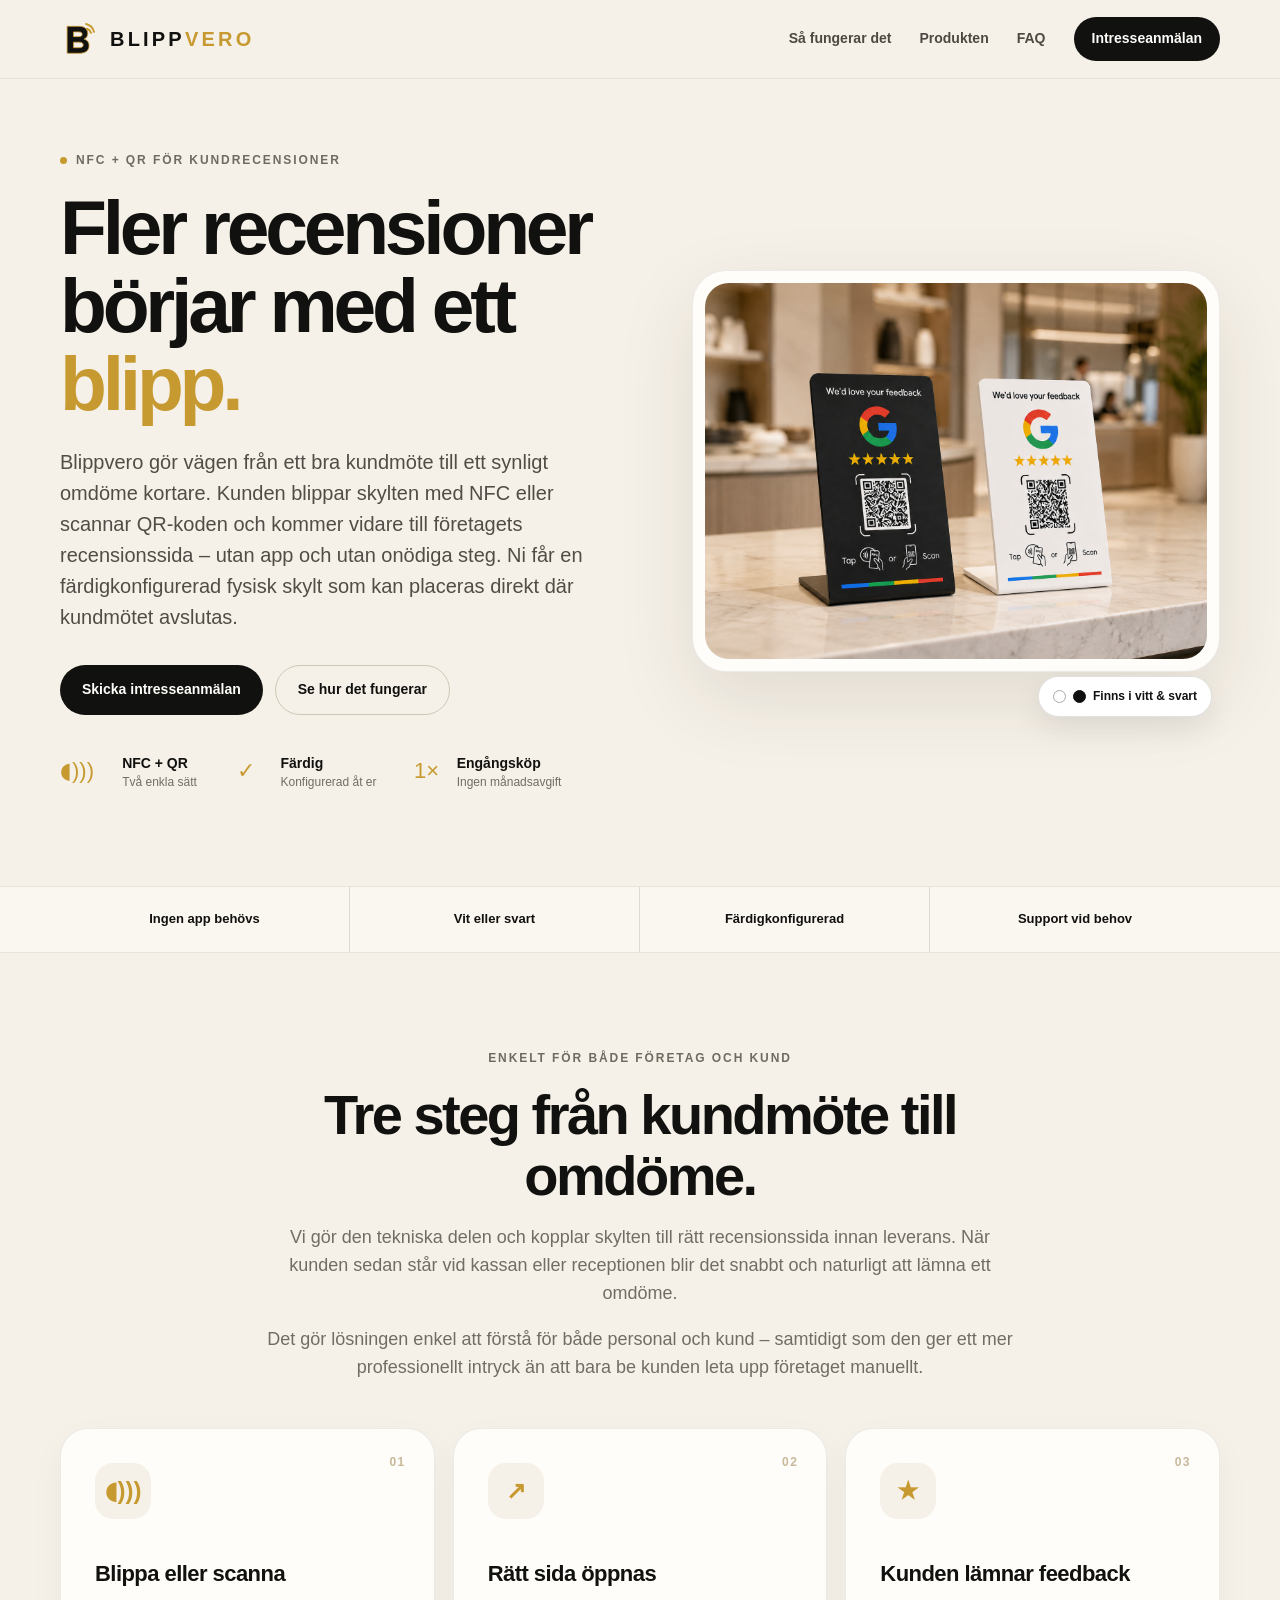
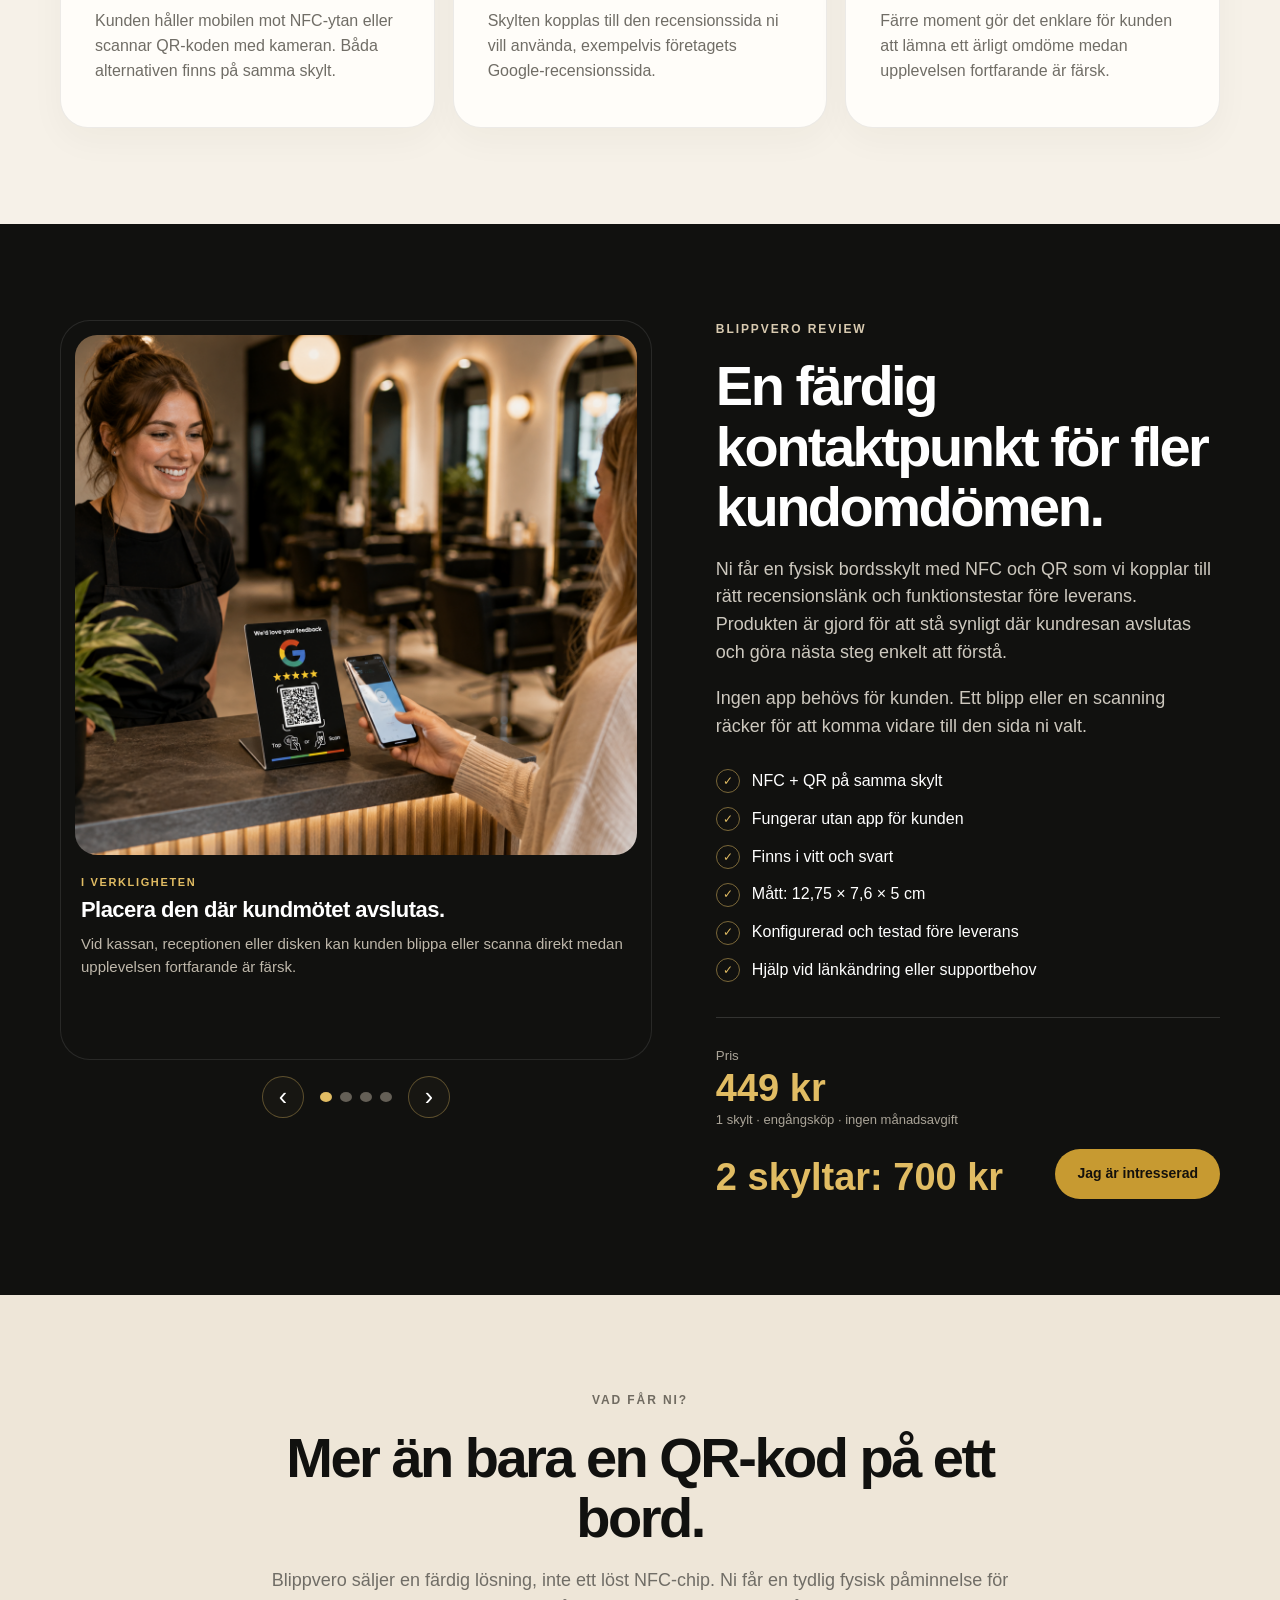
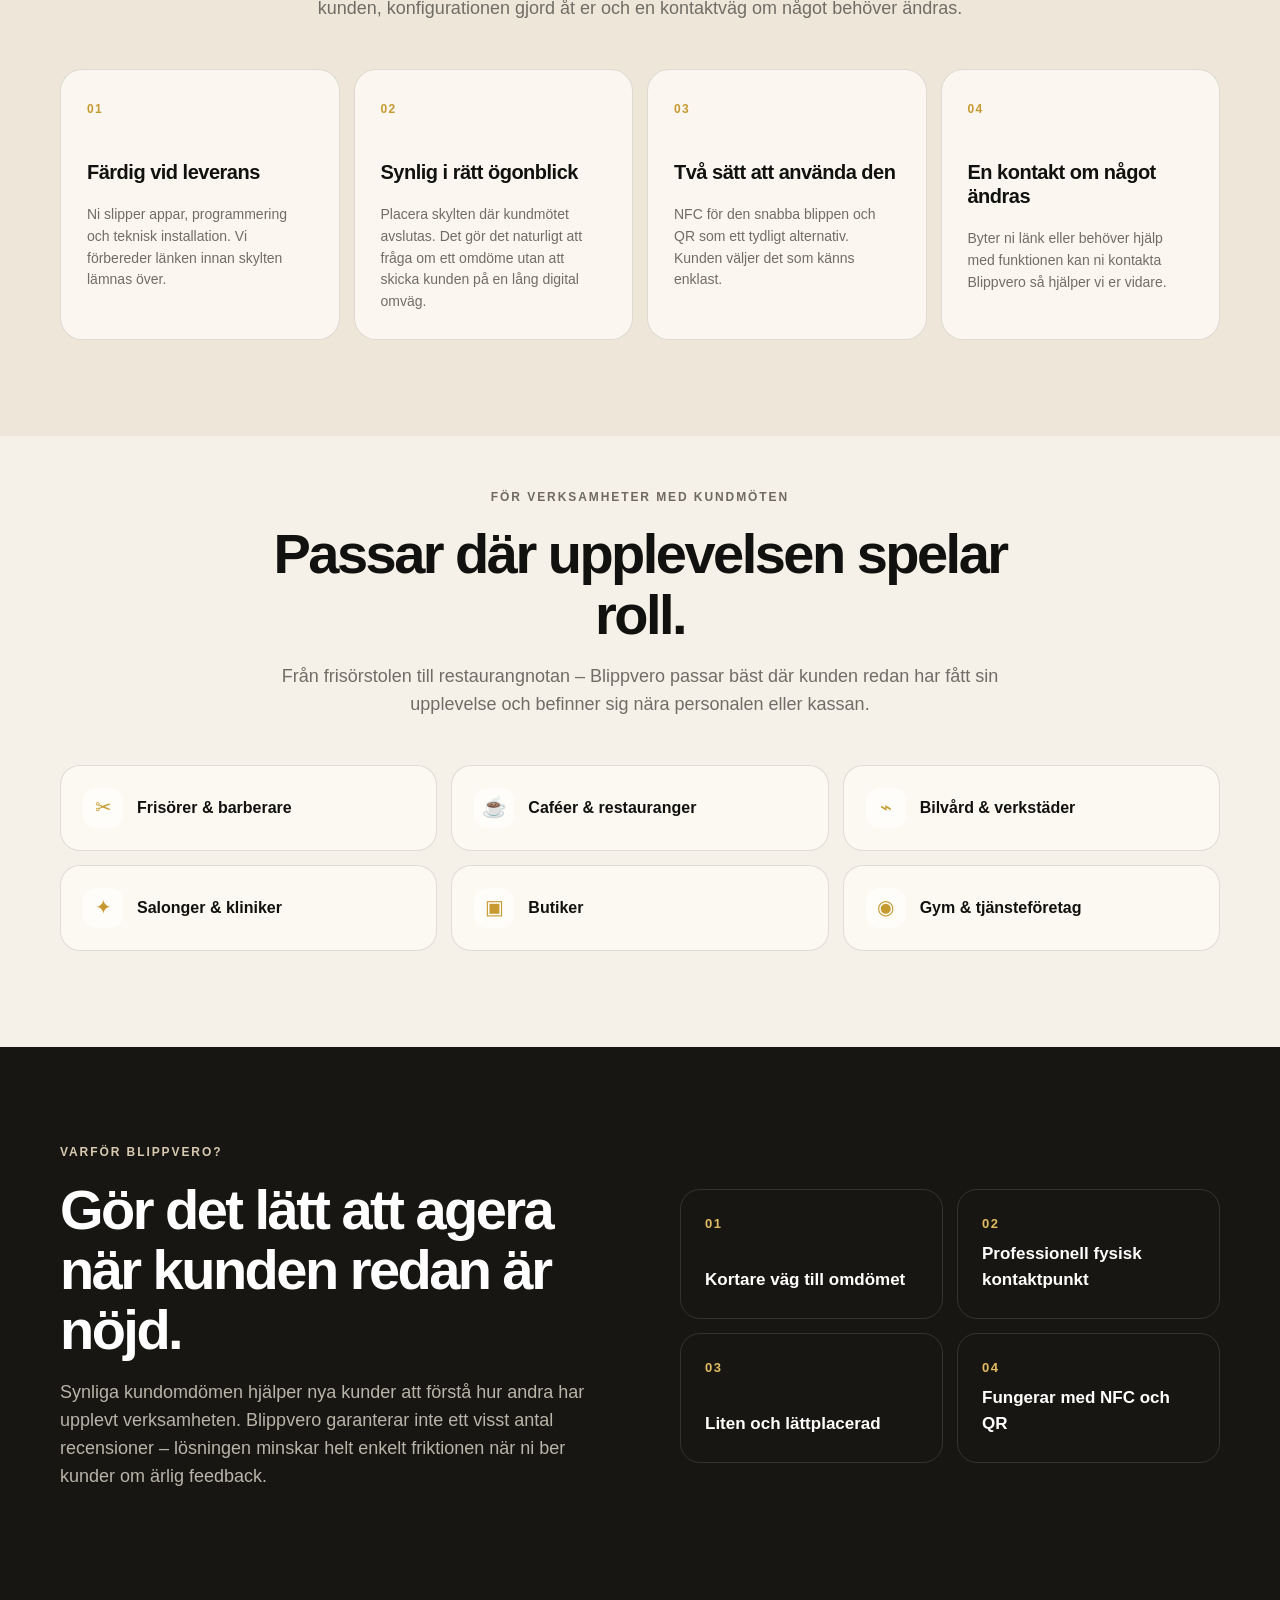
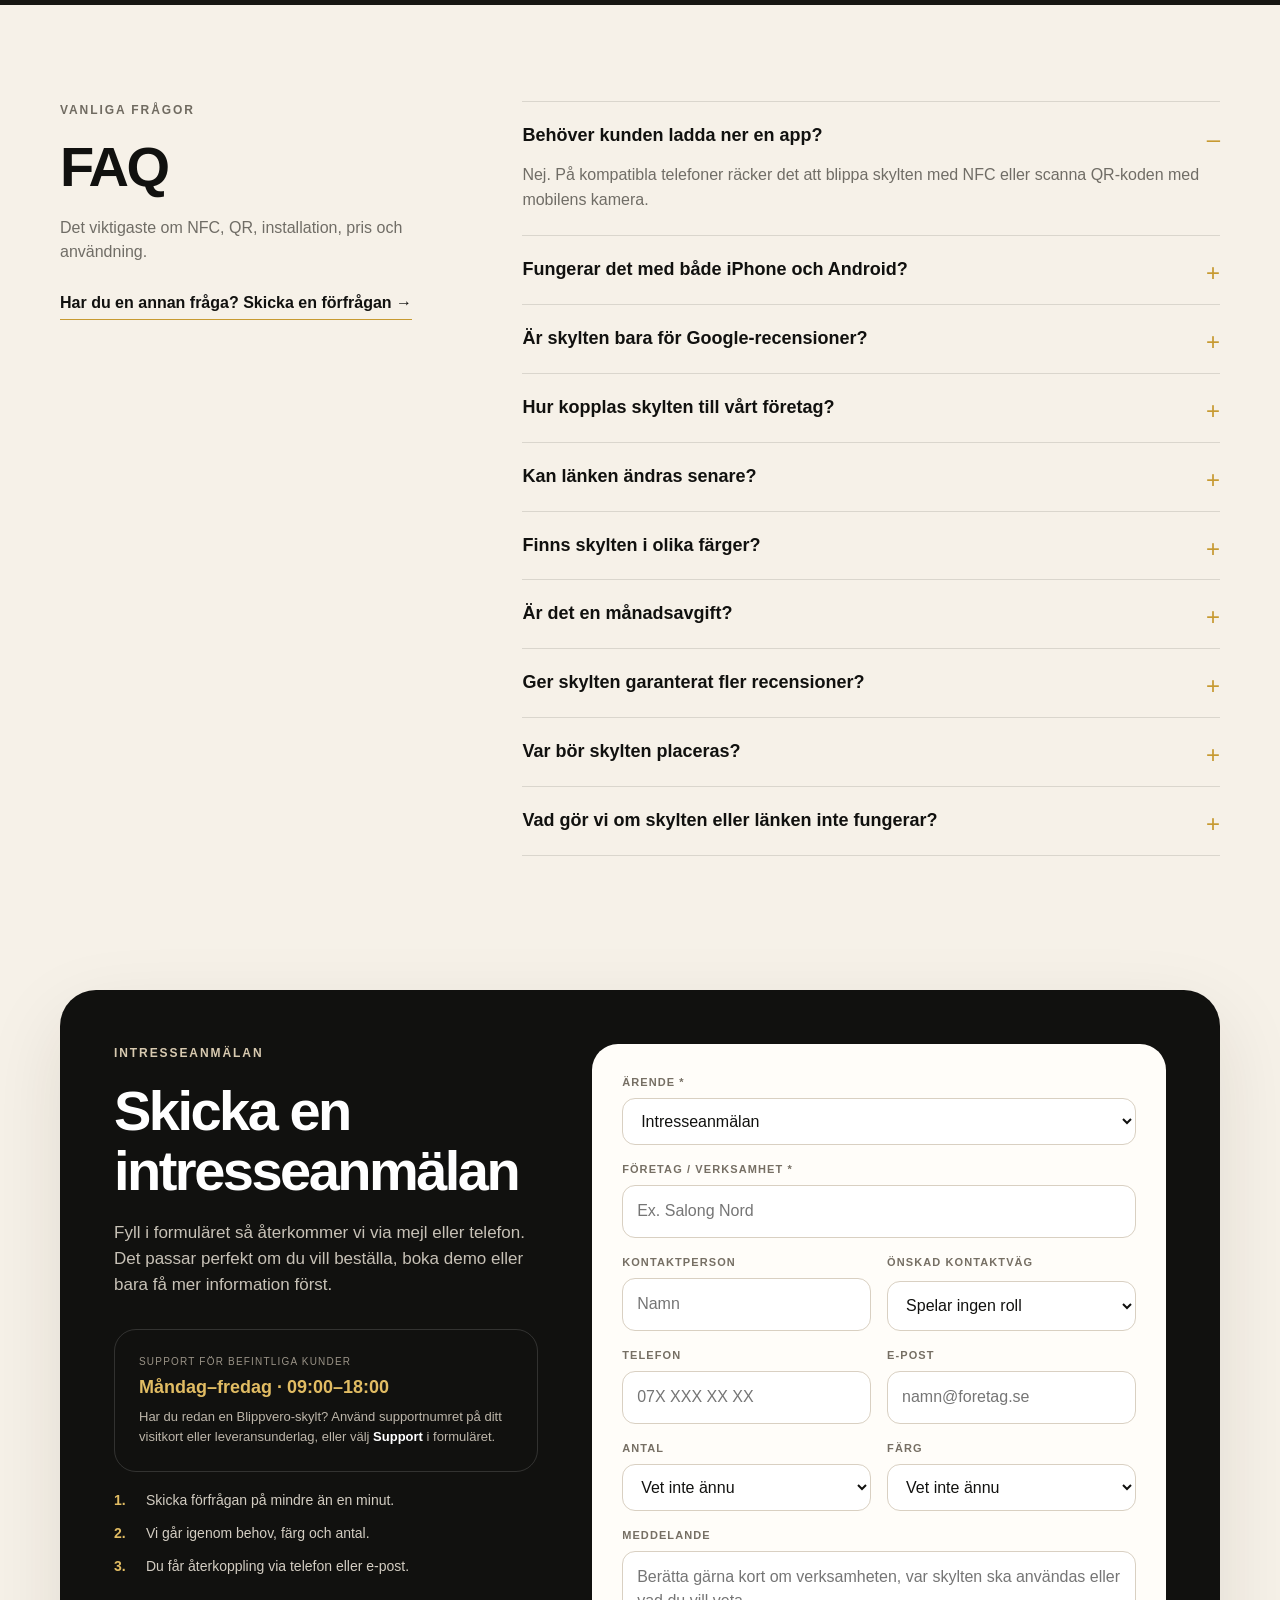
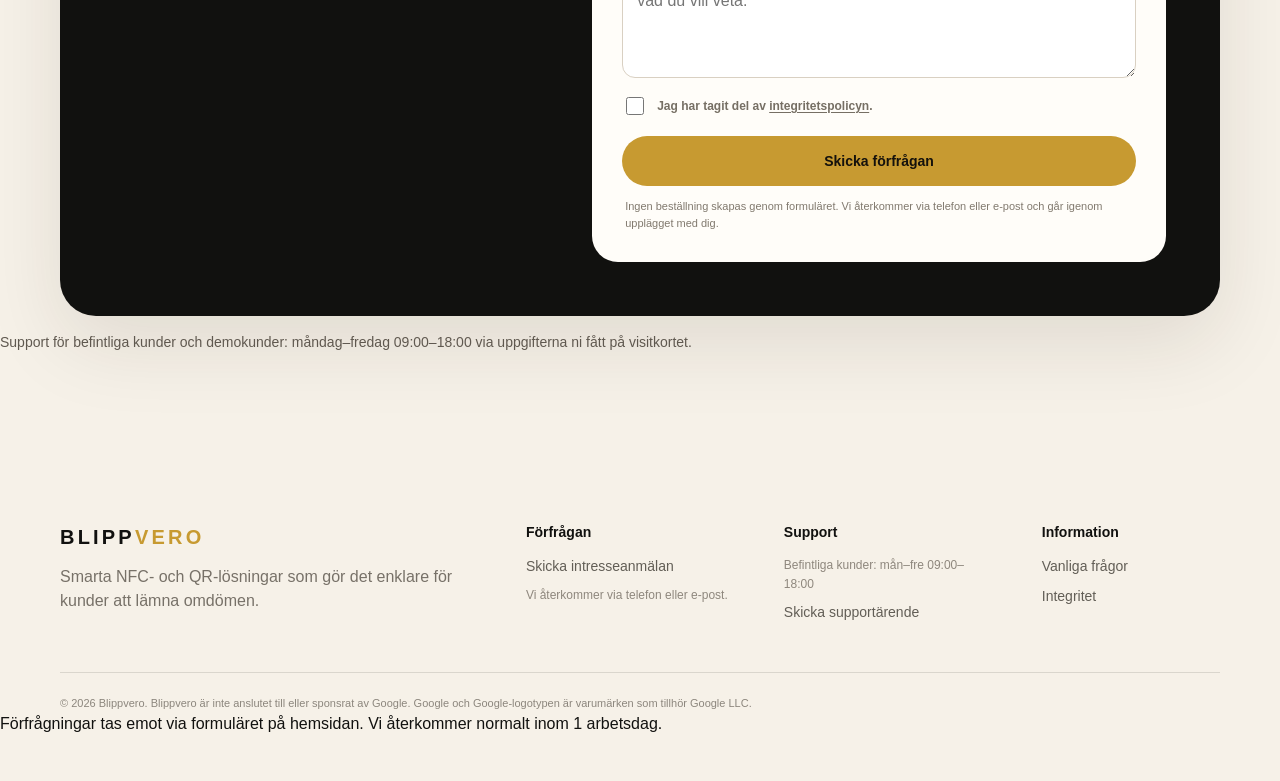
<file: index.html>
<!DOCTYPE html>

<html lang="sv">
<head>
<meta charset="utf-8"/>
<meta content="width=device-width, initial-scale=1" name="viewport"/>
<title>Blippvero – Fler recensioner börjar med ett blipp</title>
<meta content="Blippvero gör det enklare för kunder att lämna recensioner med NFC och QR. Färdigkonfigurerade skyltar i vitt eller svart." name="description"/>
<meta content="#f6f1e8" name="theme-color"/>
<meta content="Blippvero – Fler recensioner börjar med ett blipp" property="og:title"/>
<meta content="Smarta NFC- och QR-skyltar som gör vägen till ett kundomdöme kortare." property="og:description"/>
<meta content="website" property="og:type"/>
<meta content="https://blippvero.se/" property="og:url"/>
<link href="favicon.svg" rel="icon" type="image/svg+xml"/>
<link href="styles.css" rel="stylesheet"/>
</head>
<body>
<header class="site-header">
<div class="container nav-wrap">
<a aria-label="Blippvero startsida" class="brand" href="#top">
<span aria-hidden="true" class="brand-mark">
<svg role="img" viewbox="0 0 48 48"><path d="M9 8h15c7 0 11 3.5 11 9 0 3.3-1.7 5.8-4.6 7.1 4 1.1 6.3 4 6.3 8.1C36.7 39 32 42 24.2 42H9V8Zm8 7v6h7c2.6 0 4-1 4-3s-1.4-3-4-3h-7Zm0 13v7h7.6c3 0 4.7-1.1 4.7-3.5S27.6 28 24.6 28H17Z"></path><path class="wave" d="M33 5c5 1.2 8.8 5 10 10M34 11c2.5.8 4.4 2.7 5.2 5.2" fill="none" stroke-linecap="round" stroke-width="2.5"></path></svg>
</span>
<span class="brand-word">BLIPP<span>VERO</span></span>
</a>
<nav aria-label="Huvudmeny" class="desktop-nav">
<a href="#sa-fungerar-det">Så fungerar det</a>
<a href="#produkt">Produkten</a>
<a href="#faq">FAQ</a>
<a class="nav-cta" href="#kontakt">Intresseanmälan</a>
</nav>
<button aria-expanded="false" aria-label="Öppna meny" class="menu-btn" type="button">☰</button>
</div>
<nav aria-label="Mobilmeny" class="mobile-nav">
<a href="#sa-fungerar-det">Så fungerar det</a>
<a href="#produkt">Produkten</a>
<a href="#faq">FAQ</a>
<a href="#kontakt">Intresseanmälan</a>
</nav>
</header>
<main id="top">
<section class="hero section-pad">
<div class="container hero-grid">
<div class="hero-copy">
<div class="eyebrow"><span class="gold-dot"></span> NFC + QR för kundrecensioner</div>
<h1>Fler recensioner börjar med ett <span class="gold-text">blipp.</span></h1>
<p class="hero-lead">Blippvero gör vägen från ett bra kundmöte till ett synligt omdöme kortare. Kunden blippar skylten med NFC eller scannar QR-koden och kommer vidare till företagets recensionssida – utan app och utan onödiga steg. Ni får en färdigkonfigurerad fysisk skylt som kan placeras direkt där kundmötet avslutas.</p>
<div class="hero-actions">
<a class="btn btn-dark" href="#kontakt">Skicka intresseanmälan</a>
<a class="btn btn-light" href="#sa-fungerar-det">Se hur det fungerar</a>
</div>
<div aria-label="Produktfördelar" class="feature-row">
<div><span class="mini-icon">◖)))</span><b>NFC + QR</b><small>Två enkla sätt</small></div>
<div><span class="mini-icon">✓</span><b>Färdig</b><small>Konfigurerad åt er</small></div>
<div><span class="mini-icon">1×</span><b>Engångsköp</b><small>Ingen månadsavgift</small></div>
</div>
</div>
<div aria-label="Review-skylt i svart och vitt" class="hero-visual">
<div class="visual-glow"></div>
<div class="product-frame">
<img alt="Blippvero Review i svart och vitt på en disk" src="hero-products.png"/>
</div>
<div class="color-pill"><span class="swatch white"></span><span class="swatch black"></span> Finns i vitt &amp; svart</div>
</div>
</div>
</section>
<section class="trust-strip">
<div class="container trust-grid">
<span>Ingen app behövs</span>
<span>Vit eller svart</span>
<span>Färdigkonfigurerad</span>
<span>Support vid behov</span>
</div>
</section>
<section class="section-pad" id="sa-fungerar-det">
<div class="container">
<div class="section-heading centered">
<div class="eyebrow">Enkelt för både företag och kund</div>
<h2>Tre steg från kundmöte till omdöme.</h2>
<p>Vi gör den tekniska delen och kopplar skylten till rätt recensionssida innan leverans. När kunden sedan står vid kassan eller receptionen blir det snabbt och naturligt att lämna ett omdöme.</p><p>Det gör lösningen enkel att förstå för både personal och kund – samtidigt som den ger ett mer professionellt intryck än att bara be kunden leta upp företaget manuellt.</p>
</div>
<div class="steps-grid">
<article class="step-card"><span class="step-no">01</span><div class="step-icon">◖)))</div><h3>Blippa eller scanna</h3><p>Kunden håller mobilen mot NFC-ytan eller scannar QR-koden med kameran. Båda alternativen finns på samma skylt.</p></article>
<article class="step-card"><span class="step-no">02</span><div class="step-icon">↗</div><h3>Rätt sida öppnas</h3><p>Skylten kopplas till den recensionssida ni vill använda, exempelvis företagets Google-recensionssida.</p></article>
<article class="step-card"><span class="step-no">03</span><div class="step-icon">★</div><h3>Kunden lämnar feedback</h3><p>Färre moment gör det enklare för kunden att lämna ett ärligt omdöme medan upplevelsen fortfarande är färsk.</p></article>
</div>
</div>
</section>
<section class="product-section section-pad" id="produkt">
<div class="container product-grid product-grid-v6">
<div class="product-gallery-v6">
<div aria-label="Bildspel för Blippvero Review" class="slider product-slider">
<div class="slides">
<div class="slide active">
<div class="slide-image-wrap lifestyle-slide">
<img alt="Kund använder en svart Blippvero Review-skylt på en frisörsalong" loading="eager" src="slide-salon.png"/>
</div>
<div class="slide-copy">
<span class="slide-kicker">I verkligheten</span>
<h3>Placera den där kundmötet avslutas.</h3>
<p>Vid kassan, receptionen eller disken kan kunden blippa eller scanna direkt medan upplevelsen fortfarande är färsk.</p>
</div>
</div>
<div class="slide">
<div class="slide-image-wrap pair-slide-wrap">
<img alt="Svart och vit Blippvero Review-skylt bredvid varandra" loading="lazy" src="slide-products.png"/>
<div aria-label="Färger på skyltarna" class="pair-labels exact-pair-labels">
<div class="pair-label pair-label-black">
<span class="dot-swatch black"></span>
<div><b>Svart</b><small>Kontrastrik &amp; stilren</small></div>
</div>
<div class="pair-label pair-label-white">
<span class="dot-swatch white"></span>
<div><b>Vit</b><small>Ljus &amp; diskret</small></div>
</div>
</div>
</div>
<div class="slide-copy">
<span class="slide-kicker">Två färger</span>
<h3>Samma funktion – välj uttrycket som passar lokalen.</h3>
<p>Den svarta modellen syns tydligt i ljusa miljöer medan den vita smälter in fint på ljusa diskar och receptioner.</p>
</div>
</div>
<div class="slide dimensions-slide single-dimension-slide">
<figure class="dimension-card dimension-card-full">
<img alt="Vit Blippvero Review-skylt med måtten 12,75 cm hög, 7,6 cm bred och 5 cm djup" loading="lazy" src="dimensions-white.png"/>
<figcaption>
<b>Vit modell</b>
<span>12,75 cm hög · 7,6 cm bred · 5 cm djup</span>
</figcaption>
</figure>
<div class="slide-copy">
<span class="slide-kicker">Mått – vit</span>
<h3>Kompakt nog för disken.</h3>
<p>Tar liten plats men är tillräckligt stor för att QR-koden och NFC-funktionen ska vara enkla att upptäcka.</p>
</div>
</div>
<div class="slide dimensions-slide single-dimension-slide">
<figure class="dimension-card dimension-card-full dark-dimension-card">
<img alt="Svart Blippvero Review-skylt med måtten 12,75 cm hög, 7,6 cm bred och 5 cm djup" loading="lazy" src="dimensions-black.png"/>
<figcaption>
<b>Svart modell</b>
<span>12,75 cm hög · 7,6 cm bred · 5 cm djup</span>
</figcaption>
</figure>
<div class="slide-copy">
<span class="slide-kicker">Mått – svart</span>
<h3>Samma format i svart.</h3>
<p>Den svarta modellen har exakt samma mått och funktion som den vita – endast färgen skiljer.</p>
</div>
</div>
</div>
<div class="slider-controls">
<button aria-label="Föregående bild" class="slider-btn prev" type="button">‹</button>
<div aria-label="Välj bild" class="slider-dots">
<button aria-label="Bild 1" class="dot active" type="button"></button>
<button aria-label="Bild 2" class="dot" type="button"></button>
<button aria-label="Bild 3" class="dot" type="button"></button>
<button aria-label="Bild 4" class="dot" type="button"></button>
</div>
<button aria-label="Nästa bild" class="slider-btn next" type="button">›</button>
</div>
</div>
</div>
<div class="product-copy">
<div class="eyebrow light">Blippvero Review</div>
<h2>En färdig kontaktpunkt för fler kundomdömen.</h2>
<p>Ni får en fysisk bordsskylt med NFC och QR som vi kopplar till rätt recensionslänk och funktionstestar före leverans. Produkten är gjord för att stå synligt där kundresan avslutas och göra nästa steg enkelt att förstå.</p>
<p>Ingen app behövs för kunden. Ett blipp eller en scanning räcker för att komma vidare till den sida ni valt.</p>
<ul class="check-list">
<li><span>✓</span> NFC + QR på samma skylt</li>
<li><span>✓</span> Fungerar utan app för kunden</li>
<li><span>✓</span> Finns i vitt och svart</li>
<li><span>✓</span> Mått: 12,75 × 7,6 × 5 cm</li>
<li><span>✓</span> Konfigurerad och testad före leverans</li>
<li><span>✓</span> Hjälp vid länkändring eller supportbehov</li>
</ul>
<div class="price-box">
<div><small>Pris</small><strong>449 kr</strong><span>1 skylt · engångsköp · ingen månadsavgift</span><br/><strong>2 skyltar: 700 kr</strong></div>
<a class="btn btn-gold" href="#kontakt">Jag är intresserad</a>
</div>
</div>
</div>
</section>
<section class="value-section section-pad">
<div class="container">
<div class="section-heading centered">
<div class="eyebrow">Vad får ni?</div>
<h2>Mer än bara en QR-kod på ett bord.</h2>
<p>Blippvero säljer en färdig lösning, inte ett löst NFC-chip. Ni får en tydlig fysisk påminnelse för kunden, konfigurationen gjord åt er och en kontaktväg om något behöver ändras.</p>
</div>
<div class="value-grid">
<article><span>01</span><h3>Färdig vid leverans</h3><p>Ni slipper appar, programmering och teknisk installation. Vi förbereder länken innan skylten lämnas över.</p></article>
<article><span>02</span><h3>Synlig i rätt ögonblick</h3><p>Placera skylten där kundmötet avslutas. Det gör det naturligt att fråga om ett omdöme utan att skicka kunden på en lång digital omväg.</p></article>
<article><span>03</span><h3>Två sätt att använda den</h3><p>NFC för den snabba blippen och QR som ett tydligt alternativ. Kunden väljer det som känns enklast.</p></article>
<article><span>04</span><h3>En kontakt om något ändras</h3><p>Byter ni länk eller behöver hjälp med funktionen kan ni kontakta Blippvero så hjälper vi er vidare.</p></article>
</div>
</div>
</section>
<section class="use-cases section-pad compact-top">
<div class="container">
<div class="section-heading centered">
<div class="eyebrow">För verksamheter med kundmöten</div>
<h2>Passar där upplevelsen spelar roll.</h2>
<p>Från frisörstolen till restaurangnotan – Blippvero passar bäst där kunden redan har fått sin upplevelse och befinner sig nära personalen eller kassan.</p>
</div>
<div class="case-grid">
<div class="case-card"><span>✂</span><b>Frisörer &amp; barberare</b></div>
<div class="case-card"><span>☕</span><b>Caféer &amp; restauranger</b></div>
<div class="case-card"><span>⌁</span><b>Bilvård &amp; verkstäder</b></div>
<div class="case-card"><span>✦</span><b>Salonger &amp; kliniker</b></div>
<div class="case-card"><span>▣</span><b>Butiker</b></div>
<div class="case-card"><span>◉</span><b>Gym &amp; tjänsteföretag</b></div>
</div>
</div>
</section>
<section class="why-section section-pad">
<div class="container why-grid">
<div>
<div class="eyebrow light">Varför Blippvero?</div>
<h2>Gör det lätt att agera när kunden redan är nöjd.</h2>
<p>Synliga kundomdömen hjälper nya kunder att förstå hur andra har upplevt verksamheten. Blippvero garanterar inte ett visst antal recensioner – lösningen minskar helt enkelt friktionen när ni ber kunder om ärlig feedback.</p>
</div>
<div class="why-cards">
<div><b>01</b><span>Kortare väg till omdömet</span></div>
<div><b>02</b><span>Professionell fysisk kontaktpunkt</span></div>
<div><b>03</b><span>Liten och lättplacerad</span></div>
<div><b>04</b><span>Fungerar med NFC och QR</span></div>
</div>
</div>
</section>
<section class="faq-section section-pad" id="faq">
<div class="container faq-grid">
<div class="faq-intro">
<div class="eyebrow">Vanliga frågor</div>
<h2>FAQ</h2>
<p>Det viktigaste om NFC, QR, installation, pris och användning.</p>
<a class="text-link" href="#kontakt">Har du en annan fråga? Skicka en förfrågan →</a>
</div>
<div class="faq-list">
<details open=""><summary>Behöver kunden ladda ner en app?</summary><p>Nej. På kompatibla telefoner räcker det att blippa skylten med NFC eller scanna QR-koden med mobilens kamera.</p></details>
<details><summary>Fungerar det med både iPhone och Android?</summary><p>Ja, moderna iPhone- och Android-telefoner har normalt stöd för NFC-läsning och QR-skanning. QR-koden fungerar som ett enkelt alternativ om NFC inte används.</p></details>
<details><summary>Är skylten bara för Google-recensioner?</summary><p>Blippvero Review är främst framtagen för recensionssidor, exempelvis Google. Tekniken kan även länka till andra webbadresser och framtida Blippvero-lösningar kan användas för exempelvis menyer, sociala medier och kontaktuppgifter.</p></details>
<details><summary>Hur kopplas skylten till vårt företag?</summary><p>Vi konfigurerar skylten med den webblänk ni vill använda och funktionstestar den före leverans. Ni behöver alltså inte programmera NFC-delen själva.</p></details>
<details><summary>Kan länken ändras senare?</summary><p>Ja. NFC-länken kan programmeras om och QR-destinationen kan hanteras separat vid behov. Kontakta oss så hjälper vi er.</p></details>
<details><summary>Finns skylten i olika färger?</summary><p>Ja. Blippvero Review finns i vitt och svart.</p></details>
<details><summary>Är det en månadsavgift?</summary><p>Nej. Blippvero Review säljs som ett engångsköp utan månadsavgift. Priset är 449 kr för 1 skylt eller 700 kr för 2 skyltar.</p></details>
<details><summary>Ger skylten garanterat fler recensioner?</summary><p>Nej. Antalet recensioner beror på verksamheten och kunderna. Blippvero gör processen enklare genom att ge kunden en tydlig och snabb väg till recensionssidan.</p></details>
<details><summary>Var bör skylten placeras?</summary><p>Placera den där kunden naturligt befinner sig efter tjänsten eller köpet, till exempel vid kassan, receptionen, frisörspegeln eller servicedisken.</p></details>
<details><summary>Vad gör vi om skylten eller länken inte fungerar?</summary><p>Skicka ett supportärende via formuläret nedan. Befintliga kunder som har fått Blippveros supportnummer kan även ringa under supporttid, måndag–fredag 09:00–18:00.</p></details>
</div>
</div>
</section>
<section class="contact-section section-pad" id="kontakt">
<div class="container contact-shell">
<div class="contact-copy">
<div class="eyebrow light">Intresseanmälan</div>
<h2>Skicka en intresseanmälan</h2>
<p>Fyll i formuläret så återkommer vi via mejl eller telefon. Det passar perfekt om du vill beställa, boka demo eller bara få mer information först.</p>
<div class="hours-card support-only">
<small>Support för befintliga kunder</small>
<strong>Måndag–fredag · 09:00–18:00</strong>
<span>Har du redan en Blippvero-skylt? Använd supportnumret på ditt visitkort eller leveransunderlag, eller välj <b>Support</b> i formuläret.</span>
</div>
<div class="contact-points">
<div><b>1.</b><span>Skicka förfrågan på mindre än en minut.</span></div>
<div><b>2.</b><span>Vi går igenom behov, färg och antal.</span></div>
<div><b>3.</b><span>Du får återkoppling via telefon eller e-post.</span></div>
</div>
</div>
<form action="https://api.web3forms.com/submit" class="interest-form" id="interestForm" method="POST">
<input name="access_key" type="hidden" value="65178db5-a5d2-48e9-945c-7182921a689e"/>
<input name="subject" type="hidden" value="Ny Blippvero-förfrågan från hemsidan"/>
<input name="from_name" type="hidden" value="Blippvero hemsida"/>
<input name="redirect" type="hidden" value="https://venividivic1no.github.io/Blippvero/tack.html"/>
<input autocomplete="off" class="hidden-botcheck" name="botcheck" tabindex="-1" type="checkbox"/>





<div class="form-grid">
<label class="full"><span>Ärende *</span><select name="arende" required=""><option value="Intresseanmälan">Intresseanmälan</option><option value="Demo / mer information">Demo / mer information</option><option value="Flera skyltar">Flera skyltar</option><option value="Support">Support – befintlig kund</option></select></label>
<label class="full"><span>Företag / verksamhet *</span><input autocomplete="organization" name="foretag" placeholder="Ex. Salong Nord" required=""/></label>
<label><span>Kontaktperson</span><input autocomplete="name" name="kontaktperson" placeholder="Namn"/></label>
<label><span>Önskad kontaktväg</span><select name="kontaktvag"><option>Spelar ingen roll</option><option>Telefon</option><option>E-post</option></select></label>
<label><span>Telefon</span><input autocomplete="tel" name="telefon" placeholder="07X XXX XX XX" type="tel"/></label>
<label><span>E-post</span><input autocomplete="email" name="email" placeholder="namn@foretag.se" type="email"/></label>
<label><span>Antal</span><select name="antal"><option>Vet inte ännu</option><option>1 skylt</option><option>2–4 skyltar</option><option>5+ skyltar</option></select></label>
<label><span>Färg</span><select name="farg"><option>Vet inte ännu</option><option>Vit</option><option>Svart</option><option>Båda</option></select></label>
<label class="full"><span>Meddelande</span><textarea name="meddelande" placeholder="Berätta gärna kort om verksamheten, var skylten ska användas eller vad du vill veta." rows="4"></textarea></label>
<label class="full privacy-check"><input name="integritet" required="" type="checkbox"/><span>Jag har tagit del av <a href="integritet.html">integritetspolicyn</a>.</span></label>
</div>
<div aria-live="polite" class="form-error" id="formError" role="alert"></div>
<div aria-live="polite" class="form-success" id="formSuccess" role="status"></div>
<button class="btn btn-gold form-submit" type="submit">Skicka förfrågan</button>
<p class="form-note">Ingen beställning skapas genom formuläret. Vi återkommer via telefon eller e-post och går igenom upplägget med dig.</p>
</form>
</div>
<p class="support-note">Support för befintliga kunder och demokunder: måndag–fredag 09:00–18:00 via uppgifterna ni fått på visitkortet.</p></section>
</main>
<footer class="site-footer">
<div class="container footer-grid">
<div class="footer-brand">
<span class="brand-word">BLIPP<span>VERO</span></span>
<p>Smarta NFC- och QR-lösningar som gör det enklare för kunder att lämna omdömen.</p>
</div>
<div><b>Förfrågan</b><a href="#kontakt">Skicka intresseanmälan</a><span class="footer-muted">Vi återkommer via telefon eller e-post.</span></div>
<div><b>Support</b><span class="footer-muted">Befintliga kunder: mån–fre 09:00–18:00</span><a href="#kontakt">Skicka supportärende</a></div>
<div><b>Information</b><a href="#faq">Vanliga frågor</a><a href="integritet.html">Integritet</a></div>
</div>
<div class="container legal">© <span id="year"></span> Blippvero. Blippvero är inte anslutet till eller sponsrat av Google. Google och Google-logotypen är varumärken som tillhör Google LLC.</div>
<p>Förfrågningar tas emot via formuläret på hemsidan. Vi återkommer normalt inom 1 arbetsdag.</p></footer>
<script src="script.js"></script>
</body>
</html>
</file>
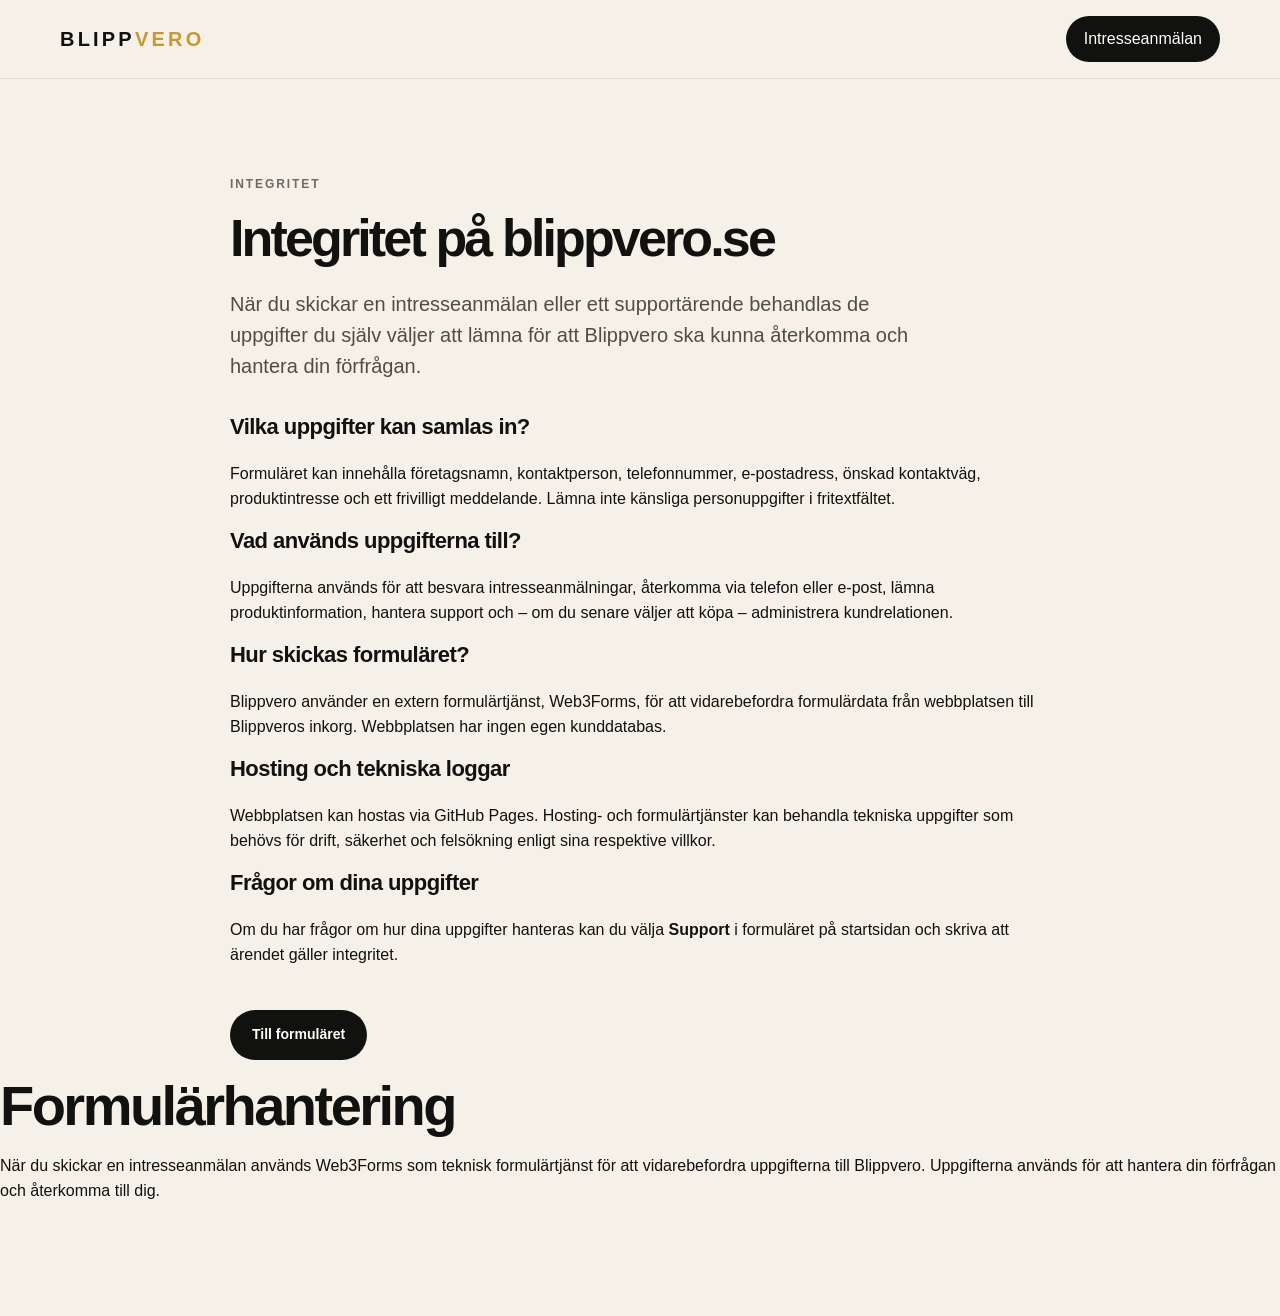
<file: integritet.html>
<!doctype html>
<html lang="sv">
<head>
  <meta charset="utf-8">
  <meta name="viewport" content="width=device-width,initial-scale=1">
  <title>Integritet – Blippvero</title>
  <meta name="description" content="Information om hur Blippvero hanterar uppgifter som lämnas via blippvero.se.">
  <link rel="icon" href="favicon.svg" type="image/svg+xml">
  <link rel="stylesheet" href="styles.css">
</head>
<body>
  <header class="site-header">
    <div class="container nav-wrap">
      <a class="brand" href="index.html"><span class="brand-word">BLIPP<span>VERO</span></span></a>
      <a class="nav-cta" href="index.html#kontakt">Intresseanmälan</a>
    </div>
  </header>
  <main class="section-pad">
    <div class="container" style="max-width:820px">
      <div class="eyebrow">Integritet</div>
      <h1 style="font-size:52px">Integritet på blippvero.se</h1>
      <p class="hero-lead">När du skickar en intresseanmälan eller ett supportärende behandlas de uppgifter du själv väljer att lämna för att Blippvero ska kunna återkomma och hantera din förfrågan.</p>

      <h3>Vilka uppgifter kan samlas in?</h3>
      <p>Formuläret kan innehålla företagsnamn, kontaktperson, telefonnummer, e-postadress, önskad kontaktväg, produktintresse och ett frivilligt meddelande. Lämna inte känsliga personuppgifter i fritextfältet.</p>

      <h3>Vad används uppgifterna till?</h3>
      <p>Uppgifterna används för att besvara intresseanmälningar, återkomma via telefon eller e-post, lämna produktinformation, hantera support och – om du senare väljer att köpa – administrera kundrelationen.</p>

      <h3>Hur skickas formuläret?</h3>
      <p>Blippvero använder en extern formulärtjänst, Web3Forms, för att vidarebefordra formulärdata från webbplatsen till Blippveros inkorg. Webbplatsen har ingen egen kunddatabas.</p>

      <h3>Hosting och tekniska loggar</h3>
      <p>Webbplatsen kan hostas via GitHub Pages. Hosting- och formulärtjänster kan behandla tekniska uppgifter som behövs för drift, säkerhet och felsökning enligt sina respektive villkor.</p>

      <h3>Frågor om dina uppgifter</h3>
      <p>Om du har frågor om hur dina uppgifter hanteras kan du välja <strong>Support</strong> i formuläret på startsidan och skriva att ärendet gäller integritet.</p>

      <p style="margin-top:42px"><a class="btn btn-dark" href="index.html#kontakt">Till formuläret</a></p>
    </div>
  
<section class="legal-card">
<h2>Formulärhantering</h2>
<p>När du skickar en intresseanmälan används Web3Forms som teknisk formulärtjänst för att vidarebefordra uppgifterna till Blippvero. Uppgifterna används för att hantera din förfrågan och återkomma till dig.</p>
</section>
</main>
</body>
</html>
</file>
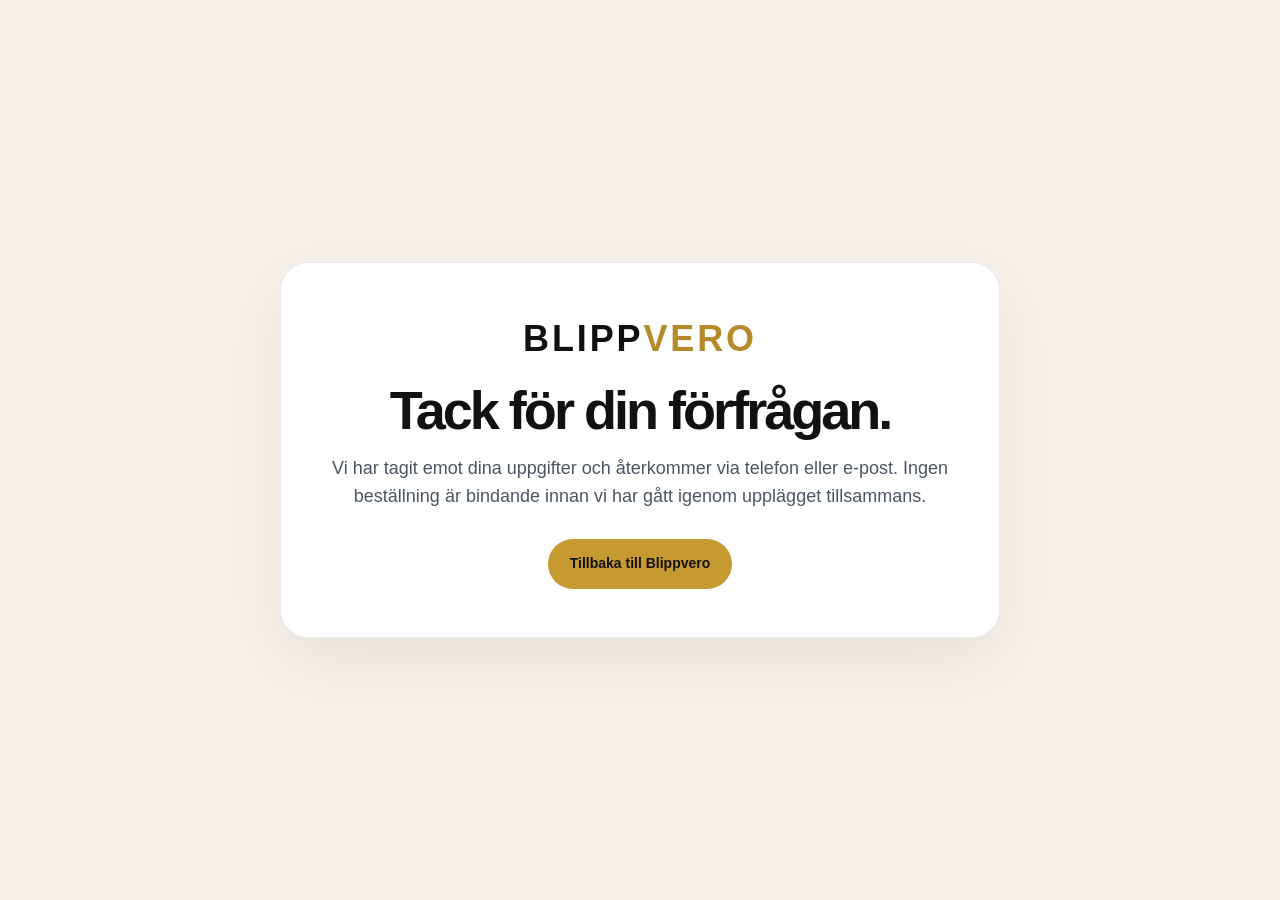
<file: tack.html>
<!doctype html>
<html lang="sv">
<head>
<meta charset="utf-8"><meta name="viewport" content="width=device-width,initial-scale=1">
<title>Tack för din förfrågan | Blippvero</title>
<link rel="stylesheet" href="styles.css">
<link rel="icon" href="favicon.svg" type="image/svg+xml">
</head>
<body>
<main style="min-height:100vh;display:grid;place-items:center;padding:32px;background:#f7f3ea;">
  <section style="max-width:720px;background:#fff;border:1px solid rgba(17,17,17,.08);border-radius:28px;padding:48px;box-shadow:0 22px 70px rgba(17,17,17,.08);text-align:center;">
    <div style="font-size:36px;font-weight:800;letter-spacing:.08em;margin-bottom:16px;">BLIPP<span style="color:#b58a2a;">VERO</span></div>
    <h1 style="font-size:clamp(32px,6vw,54px);margin:0 0 16px;">Tack för din förfrågan.</h1>
    <p style="font-size:18px;line-height:1.6;color:#4b5563;margin:0 auto 28px;">Vi har tagit emot dina uppgifter och återkommer via telefon eller e-post. Ingen beställning är bindande innan vi har gått igenom upplägget tillsammans.</p>
    <a href="index.html" class="btn btn-gold">Tillbaka till Blippvero</a>
  </section>
</main>
</body>
</html>
</file>
<file: styles.css>
:root{
  --ink:#11110f;--ink-2:#24231f;--cream:#f6f1e8;--cream-2:#eee6d8;--white:#fffdf9;
  --gold:#c79a31;--gold-2:#e1bc63;--muted:#706d66;--line:rgba(17,17,15,.12);
  --shadow:0 28px 80px rgba(40,29,10,.10);--radius:28px;--max:1160px;
}
*{box-sizing:border-box}html{scroll-behavior:smooth}body{margin:0;background:var(--cream);color:var(--ink);font-family:Inter,ui-sans-serif,-apple-system,BlinkMacSystemFont,"Segoe UI",sans-serif;line-height:1.55;-webkit-font-smoothing:antialiased}a{color:inherit;text-decoration:none}img{max-width:100%;display:block}.container{width:min(var(--max),calc(100% - 40px));margin-inline:auto}.section-pad{padding:96px 0}.compact-top{padding-top:52px}
.site-header{position:sticky;top:0;z-index:50;background:rgba(246,241,232,.90);backdrop-filter:blur(18px);border-bottom:1px solid rgba(17,17,15,.07)}.nav-wrap{height:78px;display:flex;align-items:center;justify-content:space-between;gap:24px}.brand{display:inline-flex;align-items:center;gap:12px}.brand-mark{width:38px;height:38px;display:inline-grid;place-items:center;color:var(--gold)}.brand-mark svg{width:100%;height:100%;fill:var(--ink);stroke:var(--gold)}.brand-mark .wave{stroke:var(--gold)}.brand-word{font-weight:600;letter-spacing:.16em;font-size:20px;white-space:nowrap}.brand-word span{color:var(--gold)}.desktop-nav{display:flex;align-items:center;gap:28px;font-size:14px;font-weight:600}.desktop-nav>a:not(.nav-cta){color:#4c4943}.nav-cta{background:var(--ink);color:var(--white);padding:11px 18px;border-radius:999px}.menu-btn{display:none;border:0;background:transparent;font-size:27px;color:var(--ink)}.mobile-nav{display:none;padding:0 20px 20px;flex-direction:column;gap:14px;font-weight:650}.mobile-nav.open{display:flex}
.hero{padding-top:72px}.hero-grid{display:grid;grid-template-columns:1.03fr .97fr;align-items:center;gap:72px}.eyebrow{display:flex;align-items:center;gap:9px;text-transform:uppercase;letter-spacing:.16em;font-weight:750;font-size:12px;color:#706b61;margin-bottom:18px}.eyebrow.light{color:#d8cab0}.gold-dot{display:inline-block;width:7px;height:7px;background:var(--gold);border-radius:50%}h1,h2,h3,p{margin-top:0}h1{font-size:clamp(48px,6vw,78px);line-height:1.02;letter-spacing:-.055em;margin-bottom:24px;max-width:720px}h2{font-size:clamp(34px,4.5vw,56px);line-height:1.08;letter-spacing:-.045em;margin-bottom:18px}h3{font-size:22px;line-height:1.2;letter-spacing:-.025em}.gold-text{color:var(--gold)}.hero-lead{font-size:20px;color:#504d47;max-width:680px;margin-bottom:32px}.hero-actions{display:flex;gap:12px;flex-wrap:wrap;margin-bottom:38px}.btn{display:inline-flex;align-items:center;justify-content:center;min-height:50px;padding:0 22px;border-radius:999px;font-weight:750;font-size:14px;transition:transform .2s ease,background .2s ease,border-color .2s ease;border:0;cursor:pointer}.btn:hover{transform:translateY(-2px)}.btn-dark{background:var(--ink);color:var(--white)}.btn-light{background:transparent;border:1px solid #cfc6b7}.btn-gold{background:var(--gold);color:#14110c}.feature-row{display:flex;gap:22px;flex-wrap:wrap}.feature-row>div{display:grid;grid-template-columns:auto auto;column-gap:10px;align-items:center;min-width:155px;max-width:205px}.feature-row .mini-icon{grid-row:1/3;font-size:22px;color:var(--gold)}.feature-row b{font-size:14px}.feature-row small{font-size:12px;color:var(--muted);line-height:1.35}.hero-visual{position:relative;min-height:500px;display:grid;place-items:center}.visual-glow{position:absolute;width:90%;height:70%;background:radial-gradient(circle,rgba(199,154,49,.18),transparent 66%);filter:blur(10px)}.product-frame{position:relative;background:var(--white);border:1px solid rgba(17,17,15,.08);border-radius:34px;padding:12px;box-shadow:var(--shadow);overflow:hidden}.product-frame img{border-radius:24px}.color-pill{position:absolute;bottom:4px;right:8px;background:#fff;border:1px solid var(--line);padding:10px 14px;border-radius:999px;font-size:12px;font-weight:700;box-shadow:0 12px 30px rgba(0,0,0,.08);display:flex;gap:7px;align-items:center}.swatch{width:13px;height:13px;border-radius:50%;border:1px solid #aaa}.swatch.white{background:#fff}.swatch.black{background:#101010;border-color:#101010}
.trust-strip{border-block:1px solid rgba(17,17,15,.08);background:rgba(255,253,249,.45)}.trust-grid{display:grid;grid-template-columns:repeat(4,1fr);text-align:center}.trust-grid span{padding:22px 12px;font-size:13px;font-weight:700;border-right:1px solid var(--line)}.trust-grid span:last-child{border-right:0}.section-heading{max-width:760px;margin-bottom:46px}.section-heading.centered{text-align:center;margin-inline:auto}.section-heading.centered .eyebrow{justify-content:center}.section-heading p{font-size:18px;color:var(--muted)}
.steps-grid{display:grid;grid-template-columns:repeat(3,1fr);gap:18px}.step-card{position:relative;background:var(--white);border:1px solid rgba(17,17,15,.08);border-radius:var(--radius);padding:34px;min-height:300px;box-shadow:0 12px 35px rgba(55,40,14,.04)}.step-no{position:absolute;top:24px;right:28px;color:#c8b89a;font-size:12px;font-weight:800;letter-spacing:.12em}.step-icon{width:56px;height:56px;border-radius:18px;background:var(--cream);display:grid;place-items:center;color:var(--gold);font-weight:900;font-size:24px;margin-bottom:42px}.step-card p{color:var(--muted);margin-bottom:0}
.product-section{background:var(--ink);color:#fff}.product-grid{display:grid;grid-template-columns:.95fr 1.05fr;gap:64px;align-items:center}.product-gallery{display:grid;gap:14px}.product-main{background:#fbf7ef;border-radius:30px;padding:10px;box-shadow:0 28px 80px rgba(0,0,0,.24);overflow:hidden}.product-main img{border-radius:22px;width:100%;height:auto;object-fit:contain}.color-options{display:grid;grid-template-columns:1fr 1fr;gap:12px}
.color-option{display:flex;align-items:center;gap:14px;background:#fbf7ef;border:1px solid rgba(255,255,255,.08);border-radius:18px;padding:15px 16px;color:#171612}
.color-option b{display:block;font-size:14px}
.color-option small{display:block;color:#766f64;font-size:11px;margin-top:2px}
.color-preview{width:42px;height:42px;border-radius:13px;display:block;flex:0 0 auto;box-shadow:inset 0 0 0 1px rgba(17,17,15,.15),0 6px 14px rgba(0,0,0,.08)}
.color-preview-white{background:#fff}
.color-preview-black{background:#111}.image-note{font-size:11px!important;color:#8f897e!important;margin:0 4px}.product-copy p{font-size:18px;color:#cdc8be;max-width:650px}.check-list{list-style:none;padding:0;margin:28px 0 34px;display:grid;gap:13px}.check-list li{display:flex;align-items:center;gap:12px}.check-list span{width:24px;height:24px;border:1px solid rgba(225,188,99,.5);border-radius:50%;display:grid;place-items:center;color:var(--gold-2);font-size:12px}.price-box{border-top:1px solid rgba(255,255,255,.14);padding-top:28px;display:flex;align-items:end;justify-content:space-between;gap:20px}.price-box>div{display:grid}.price-box small{color:#aaa498}.price-box strong{font-size:38px;line-height:1;color:var(--gold-2);margin:3px 0}.price-box span{font-size:13px;color:#aaa498}
.value-section{background:var(--cream-2)}.value-grid{display:grid;grid-template-columns:repeat(4,1fr);gap:14px}.value-grid article{background:rgba(255,253,249,.74);border:1px solid var(--line);border-radius:22px;padding:26px;min-height:245px}.value-grid article>span{display:inline-block;color:var(--gold);font-size:12px;font-weight:800;letter-spacing:.12em;margin-bottom:42px}.value-grid h3{font-size:20px}.value-grid p{color:var(--muted);font-size:14px;margin-bottom:0}.case-grid{display:grid;grid-template-columns:repeat(3,1fr);gap:14px}.case-card{background:rgba(255,253,249,.65);border:1px solid var(--line);padding:22px;border-radius:20px;display:flex;align-items:center;gap:14px}.case-card span{width:40px;height:40px;border-radius:13px;background:var(--white);display:grid;place-items:center;color:var(--gold);font-size:20px}
.why-section{background:#171612;color:#fff}.why-grid{display:grid;grid-template-columns:1fr 1fr;gap:80px;align-items:center}.why-grid p{font-size:18px;color:#b9b4a9;max-width:610px}.why-cards{display:grid;grid-template-columns:1fr 1fr;gap:14px}.why-cards div{border:1px solid rgba(255,255,255,.12);border-radius:20px;padding:24px;min-height:130px;display:flex;flex-direction:column;justify-content:space-between}.why-cards b{color:var(--gold-2);font-size:13px;letter-spacing:.12em}.why-cards span{font-size:17px;font-weight:700}
.faq-grid{display:grid;grid-template-columns:.72fr 1.28fr;gap:70px;align-items:start}.faq-intro{position:sticky;top:120px}.faq-intro p{color:var(--muted)}.text-link{display:inline-block;margin-top:10px;font-weight:750;border-bottom:1px solid var(--gold);padding-bottom:3px}.faq-list{border-top:1px solid var(--line)}details{border-bottom:1px solid var(--line);padding:20px 0}summary{list-style:none;cursor:pointer;font-weight:750;font-size:18px;padding-right:28px;position:relative}summary::-webkit-details-marker{display:none}summary:after{content:"+";position:absolute;right:0;top:-2px;color:var(--gold);font-size:24px;font-weight:400}details[open] summary:after{content:"–"}details p{color:var(--muted);margin:14px 0 2px;max-width:760px}
.contact-section{padding-top:38px}.contact-shell{background:var(--ink);color:#fff;border-radius:36px;padding:54px;display:grid;grid-template-columns:.85fr 1.15fr;gap:54px;box-shadow:var(--shadow)}.contact-copy p{color:#c7c1b6;font-size:17px;max-width:520px}.hours-card{margin-top:30px;padding:24px;border:1px solid rgba(255,255,255,.14);border-radius:22px;display:grid;gap:5px}.hours-card small{color:#9a9387;text-transform:uppercase;letter-spacing:.12em;font-size:10px}.hours-card strong{font-size:18px;color:var(--gold-2)}.hours-card span{color:#bdb6aa;font-size:13px;line-height:1.55}.hours-card b{color:#fff}.contact-points{display:grid;gap:11px;margin-top:18px}.contact-points div{display:flex;gap:12px;align-items:flex-start;color:#d3cdc2;font-size:14px}.contact-points b{color:var(--gold-2);min-width:20px}.privacy-check{grid-template-columns:auto 1fr!important;align-items:center;gap:10px!important}.privacy-check input{width:18px!important;height:18px}.privacy-check span{text-transform:none!important;letter-spacing:0!important;font-size:12px!important;font-weight:600!important}.privacy-check a{text-decoration:underline;text-underline-offset:2px}.form-success{display:none;margin-top:12px;color:#175f3d;background:#edf9f2;border:1px solid #b9e0c9;padding:12px 14px;border-radius:10px;font-size:13px}.form-success.show{display:block}.form-submit:disabled{opacity:.65;cursor:wait;transform:none}.interest-form{background:#fffdf9;color:var(--ink);border-radius:26px;padding:30px}.form-grid{display:grid;grid-template-columns:1fr 1fr;gap:16px}.form-grid label{display:grid;gap:7px}.form-grid label.full{grid-column:1/-1}.form-grid label>span{font-size:11px;text-transform:uppercase;letter-spacing:.1em;color:#766f64;font-weight:750}.form-grid input,.form-grid select,.form-grid textarea{width:100%;border:1px solid #d9d0c2;background:#fff;padding:13px 14px;border-radius:13px;font:inherit;color:var(--ink);outline:none}.form-grid textarea{resize:vertical;min-height:110px}.form-grid input:focus,.form-grid select:focus,.form-grid textarea:focus{border-color:var(--gold);box-shadow:0 0 0 3px rgba(199,154,49,.12)}.form-submit{width:100%;margin-top:18px}.form-note{font-size:11px;color:#81796e;margin:12px 3px 0}.form-error{display:none;margin-top:12px;color:#8b1e1e;background:#fff0ee;border:1px solid #efc7c1;padding:10px 12px;border-radius:10px;font-size:13px}.form-error.show{display:block}
.site-footer{padding:58px 0 28px}.footer-grid{display:grid;grid-template-columns:1.4fr .7fr .7fr .6fr;gap:50px;padding-bottom:42px}.footer-grid>div:not(.footer-brand){display:grid;align-content:start;gap:8px;font-size:14px}.footer-grid b{margin-bottom:5px}.footer-grid a{color:#625e56}.footer-muted{color:#8e877d;font-size:12px}.footer-brand p{color:#777168;max-width:400px;margin-top:12px}.legal{border-top:1px solid var(--line);padding-top:22px;font-size:11px;color:#8c867d}
@media(max-width:980px){.value-grid{grid-template-columns:1fr 1fr}.contact-shell{grid-template-columns:1fr}.product-grid{gap:44px}}
@media(max-width:900px){.desktop-nav{display:none}.menu-btn{display:block}.hero-grid,.product-grid,.why-grid,.faq-grid{grid-template-columns:1fr}.hero-grid{gap:34px}.hero-visual{min-height:auto}.faq-intro{position:static}.steps-grid,.case-grid{grid-template-columns:1fr 1fr}.footer-grid{grid-template-columns:1fr 1fr}.footer-brand{grid-column:1/-1}}
@media(max-width:620px){.container{width:min(100% - 28px,var(--max))}.section-pad{padding:70px 0}.nav-wrap{height:68px}.brand-word{font-size:17px}.brand-mark{width:32px;height:32px}.hero{padding-top:48px}.hero-lead{font-size:17px}.hero-actions{display:grid}.btn{width:100%}.feature-row{display:grid;grid-template-columns:1fr;gap:14px}.feature-row>div{min-width:0;max-width:none}.product-frame{padding:8px;border-radius:24px}.color-pill{position:relative;right:auto;bottom:auto;width:max-content;margin:14px auto 0}.trust-grid{grid-template-columns:1fr 1fr}.trust-grid span:nth-child(2){border-right:0}.trust-grid span:nth-child(-n+2){border-bottom:1px solid var(--line)}.steps-grid,.case-grid,.value-grid{grid-template-columns:1fr}.step-card{min-height:250px}.why-cards{grid-template-columns:1fr}.price-box{align-items:stretch;flex-direction:column}.contact-shell{padding:32px 22px;border-radius:28px}.interest-form{padding:22px 18px}.form-grid{grid-template-columns:1fr}.form-grid label.full{grid-column:auto}.footer-grid{grid-template-columns:1fr}.footer-brand{grid-column:auto}h1{font-size:46px}.color-options{grid-template-columns:1fr}}


/* V5 slider and product improvements */
.section-intro{max-width:820px;color:#5f584f;margin:0 auto 26px auto}
.slider{margin:24px 0 22px}
.slides{position:relative;overflow:hidden;border-radius:28px;background:#0f0f0f;padding:18px}
.slide{display:none;align-items:center;justify-content:center;gap:18px;min-height:420px}
.slide.active{display:flex}
.slide > img{width:100%;max-width:980px;height:auto;display:block;border-radius:24px;background:#f5f0e7}
.slide-copy{max-width:720px;margin:18px auto 0 auto;text-align:left;color:#f4ede1}
.slide-copy h3{margin:0 0 8px 0;color:#f5c66d}
.slide-copy p{margin:0;color:#efe8dc}
.slider-controls{display:flex;align-items:center;justify-content:center;gap:16px;margin-top:16px}
.slider-btn{width:44px;height:44px;border-radius:999px;border:1px solid rgba(201,162,39,.35);background:#171612;color:#f6efe3;font-size:28px;line-height:1;cursor:pointer}
.slider-btn:hover{background:#23211d}
.slider-dots{display:flex;gap:10px;align-items:center}
.dot{width:12px;height:12px;border-radius:999px;border:none;background:#8d8475;cursor:pointer}
.dot.active{background:#c9a227}
.color-showcase{display:grid;grid-template-columns:1fr 1fr;gap:24px;width:100%;align-items:start}
.color-card{background:#f6f1e9;border-radius:24px;padding:18px;display:flex;flex-direction:column;align-items:center;justify-content:flex-start;height:100%}
.color-card img{width:100%;max-width:320px;height:auto;object-fit:contain;display:block}
.label-wrap{padding-top:12px;text-align:center;color:#171612}
.label-wrap h4{margin:0 0 8px 0;font-size:20px}
.label-wrap p{margin:0;color:#5f584f}
.support-note{margin-top:16px;color:#5f584f;font-size:14px}
.price-card{display:flex;justify-content:space-between;align-items:center;gap:20px;background:#fbf7ef;border:1px solid #eee4d0;border-radius:24px;padding:24px;margin-top:24px}
.price-card h3{margin:4px 0 6px 0}
.image-note{color:#9f9688;font-size:13px;margin-top:12px}
@media (max-width: 860px){
  .slide{min-height:auto;display:none;flex-direction:column}
  .slide.active{display:flex}
  .slides{padding:12px}
  .slide > img{border-radius:18px}
  .slide-copy{text-align:left}
  .color-showcase{grid-template-columns:1fr;gap:16px}
  .price-card{flex-direction:column;align-items:flex-start}
}


/* V6 - corrected product presentation */
.product-frame img{width:100%;height:auto;display:block;object-fit:contain}
.product-grid-v6{grid-template-columns:minmax(0,1.08fr) minmax(360px,.92fr);align-items:start}
.product-gallery-v6{min-width:0}
.product-slider{margin:0}
.product-slider .slides{background:#11110f;border:1px solid rgba(255,255,255,.10);padding:14px;border-radius:30px;overflow:hidden}
.product-slider .slide{display:none;min-height:0;flex-direction:column;gap:0;align-items:stretch}
.product-slider .slide.active{display:flex}
.slide-image-wrap{background:#f6f1e8;border-radius:22px;overflow:hidden;display:flex;flex-direction:column}
.slide-image-wrap>img{width:100%;height:auto;max-height:560px;display:block;object-fit:contain;background:#f6f1e8}
.lifestyle-slide>img{aspect-ratio:4/3;object-fit:cover}
.slide-copy{margin:14px 4px 0;max-width:none;color:#e6ded0;text-align:left}
.slide-copy h3{color:#fff;margin:3px 0 8px;font-size:22px}
.slide-copy p{color:#beb7aa;margin:0;font-size:15px;line-height:1.55}
.slide-kicker{text-transform:uppercase;letter-spacing:.15em;color:var(--gold-2);font-weight:800;font-size:11px}
.pair-slide-wrap>img{aspect-ratio:4/3;object-fit:cover}
.pair-labels{display:grid;grid-template-columns:1fr 1fr;background:#f6f1e8;border-top:1px solid #e4dbcc}
.pair-label{display:flex;align-items:center;justify-content:center;gap:10px;padding:14px 12px;color:#171612}
.pair-label:first-child{border-right:1px solid #ddd2c1}
.pair-label b{display:block;font-size:14px}.pair-label small{display:block;color:#7b7368;font-size:11px;margin-top:2px}
.dot-swatch{width:28px;height:28px;border-radius:9px;border:1px solid #d2c9bc;display:inline-block;flex:0 0 auto}.dot-swatch.black{background:#111}.dot-swatch.white{background:#fff}
.dimension-grid{display:grid;grid-template-columns:1fr 1fr;gap:14px}
.dimension-card{margin:0;background:#f6f1e8;border-radius:22px;overflow:hidden;display:flex;flex-direction:column}
.dimension-card img{width:100%;aspect-ratio:1/1;object-fit:contain;background:#f6f1e8;display:block}
.dimension-card figcaption{padding:12px 14px 14px;color:#171612;border-top:1px solid #e4dbcc;display:flex;flex-direction:column;gap:3px}
.dimension-card figcaption b{font-size:15px}.dimension-card figcaption span{font-size:11px;color:#746d63}
.slider-controls{display:flex;justify-content:center;align-items:center;gap:16px;margin-top:14px}
.slider-btn{width:42px;height:42px;border-radius:999px;border:1px solid rgba(225,188,99,.35);background:#171612;color:#fff;font-size:25px;cursor:pointer}
.slider-dots{display:flex;gap:8px}.slider-dots .dot{width:10px;height:10px;border-radius:50%;border:0;background:#645f56;cursor:pointer}.slider-dots .dot.active{background:var(--gold-2)}
@media(max-width:980px){.product-grid-v6{grid-template-columns:1fr}.product-copy{margin-top:18px}}
@media(max-width:620px){
 .product-slider .slides{padding:9px;border-radius:22px}
 .slide-image-wrap,.dimension-card{border-radius:16px}
 .lifestyle-slide>img,.pair-slide-wrap>img{aspect-ratio:4/3;object-fit:cover}
 .dimension-grid{grid-template-columns:1fr}
 .pair-label{padding:11px 8px}.pair-label small{font-size:10px}
 .slide-copy h3{font-size:19px}.slide-copy p{font-size:14px}
}


/* V7 exact uploaded images */
.exact-pair-labels{
  display:grid !important;
  grid-template-columns:1fr 1fr !important;
  gap:14px !important;
  width:100% !important;
  margin-top:12px !important;
}
.exact-pair-labels .pair-label{
  width:100%;
  box-sizing:border-box;
}
.exact-pair-labels .pair-label-black{
  grid-column:1;
}
.exact-pair-labels .pair-label-white{
  grid-column:2;
}
.single-dimension-slide{
  flex-direction:column;
}
.dimension-card-full{
  width:min(100%, 760px);
  margin:0 auto;
}
.dimension-card-full img{
  width:100%;
  height:auto;
  object-fit:contain;
  display:block;
}
.dimension-card-full figcaption{
  display:flex;
  justify-content:space-between;
  gap:16px;
  align-items:center;
  flex-wrap:wrap;
}
@media (max-width:700px){
  .exact-pair-labels{
    gap:8px !important;
  }
  .exact-pair-labels .pair-label{
    padding:10px !important;
  }
  .dimension-card-full figcaption{
    align-items:flex-start;
    flex-direction:column;
    gap:4px;
  }
}

/* Web3Forms honeypot */
.hidden-botcheck{
  position:absolute !important;
  left:-9999px !important;
  opacity:0 !important;
  pointer-events:none !important;
  width:1px !important;
  height:1px !important;
}


/* =========================================================
   V11 – V8 layout/content + stable slideshow
   Keeps V8 text and sales flow exactly as before.
   ========================================================= */

.product-slider{
  width:100%;
}

.product-slider .slides{
  position:relative !important;
  height:740px !important;
  min-height:740px !important;
  max-height:740px !important;
  overflow:hidden !important;
  padding:14px !important;
  box-sizing:border-box !important;
}

.product-slider .slide,
.product-slider .slide.active{
  position:absolute !important;
  inset:14px !important;
  width:auto !important;
  height:712px !important;
  min-height:712px !important;
  max-height:712px !important;
  margin:0 !important;
  padding:0 !important;
  display:flex !important;
  flex-direction:column !important;
  gap:0 !important;
  opacity:0;
  visibility:hidden;
  pointer-events:none;
  overflow:hidden !important;
}

.product-slider .slide.active{
  opacity:1;
  visibility:visible;
  pointer-events:auto;
  z-index:2;
}

/* Fixed media block */
.product-slider .slide-image-wrap,
.product-slider .dimension-card{
  width:100% !important;
  height:520px !important;
  min-height:520px !important;
  max-height:520px !important;
  flex:0 0 520px !important;
  box-sizing:border-box !important;
  overflow:hidden !important;
  margin:0 !important;
}

/* Lifestyle */
.product-slider .lifestyle-slide{
  display:flex !important;
}
.product-slider .lifestyle-slide > img{
  width:100% !important;
  height:520px !important;
  object-fit:cover !important;
  object-position:center !important;
  display:block !important;
}

/* Pair image + labels */
.product-slider .pair-slide-wrap{
  display:grid !important;
  grid-template-rows:430px 90px !important;
}
.product-slider .pair-slide-wrap > img{
  width:100% !important;
  height:430px !important;
  min-height:430px !important;
  max-height:430px !important;
  object-fit:cover !important;
  object-position:center !important;
  display:block !important;
}
.product-slider .pair-labels{
  width:100% !important;
  height:90px !important;
  min-height:90px !important;
  max-height:90px !important;
  margin:0 !important;
  box-sizing:border-box !important;
}

/* Dimension cards */
.product-slider .dimension-card{
  display:grid !important;
  grid-template-rows:450px 70px !important;
  background:#f6f1e8 !important;
  border-radius:22px !important;
}
.product-slider .dimension-card > img{
  width:100% !important;
  height:450px !important;
  min-height:450px !important;
  max-height:450px !important;
  object-fit:contain !important;
  object-position:center !important;
  padding:10px !important;
  box-sizing:border-box !important;
  display:block !important;
}
.product-slider .dimension-card figcaption{
  width:100% !important;
  height:70px !important;
  min-height:70px !important;
  max-height:70px !important;
  box-sizing:border-box !important;
  overflow:hidden !important;
  padding:10px 16px !important;
  display:flex !important;
  align-items:center !important;
  justify-content:space-between !important;
  gap:12px !important;
}

/* V8 text preserved, but given enough breathing room */
.product-slider .slide-copy{
  width:100% !important;
  height:178px !important;
  min-height:178px !important;
  max-height:178px !important;
  flex:0 0 178px !important;
  margin:14px 4px 0 !important;
  padding:0 2px !important;
  box-sizing:border-box !important;
  overflow:hidden !important;
}

.product-slider .slide-copy h3{
  margin:4px 0 8px !important;
  font-size:22px !important;
  line-height:1.22 !important;
}

.product-slider .slide-copy p{
  margin:0 !important;
  font-size:15px !important;
  line-height:1.55 !important;
}

.product-slider .slider-controls{
  margin-top:16px !important;
}

/* Tablet */
@media(max-width:900px){
  .product-slider .slides{
    height:650px !important;
    min-height:650px !important;
    max-height:650px !important;
  }

  .product-slider .slide,
  .product-slider .slide.active{
    height:622px !important;
    min-height:622px !important;
    max-height:622px !important;
  }

  .product-slider .slide-image-wrap,
  .product-slider .dimension-card{
    height:440px !important;
    min-height:440px !important;
    max-height:440px !important;
    flex-basis:440px !important;
  }

  .product-slider .lifestyle-slide > img{
    height:440px !important;
  }

  .product-slider .pair-slide-wrap{
    grid-template-rows:365px 75px !important;
  }
  .product-slider .pair-slide-wrap > img{
    height:365px !important;
    min-height:365px !important;
    max-height:365px !important;
  }
  .product-slider .pair-labels{
    height:75px !important;
    min-height:75px !important;
    max-height:75px !important;
  }

  .product-slider .dimension-card{
    grid-template-rows:380px 60px !important;
  }
  .product-slider .dimension-card > img{
    height:380px !important;
    min-height:380px !important;
    max-height:380px !important;
  }
  .product-slider .dimension-card figcaption{
    height:60px !important;
    min-height:60px !important;
    max-height:60px !important;
  }

  .product-slider .slide-copy{
    height:168px !important;
    min-height:168px !important;
    max-height:168px !important;
    flex-basis:168px !important;
  }
}

/* Mobile */
@media(max-width:620px){
  .product-slider .slides{
    height:570px !important;
    min-height:570px !important;
    max-height:570px !important;
    padding:10px !important;
  }

  .product-slider .slide,
  .product-slider .slide.active{
    inset:10px !important;
    height:550px !important;
    min-height:550px !important;
    max-height:550px !important;
  }

  .product-slider .slide-image-wrap,
  .product-slider .dimension-card{
    height:365px !important;
    min-height:365px !important;
    max-height:365px !important;
    flex-basis:365px !important;
  }

  .product-slider .lifestyle-slide > img{
    height:365px !important;
  }

  .product-slider .pair-slide-wrap{
    grid-template-rows:305px 60px !important;
  }
  .product-slider .pair-slide-wrap > img{
    height:305px !important;
    min-height:305px !important;
    max-height:305px !important;
  }
  .product-slider .pair-labels{
    height:60px !important;
    min-height:60px !important;
    max-height:60px !important;
  }
  .product-slider .pair-label{
    padding:8px !important;
    gap:7px !important;
  }
  .product-slider .pair-label b{
    font-size:12px !important;
  }
  .product-slider .pair-label small{
    font-size:9px !important;
  }

  .product-slider .dimension-card{
    grid-template-rows:310px 55px !important;
  }
  .product-slider .dimension-card > img{
    height:310px !important;
    min-height:310px !important;
    max-height:310px !important;
    padding:5px !important;
  }
  .product-slider .dimension-card figcaption{
    height:55px !important;
    min-height:55px !important;
    max-height:55px !important;
    padding:7px 10px !important;
    font-size:10px !important;
  }

  .product-slider .slide-copy{
    height:171px !important;
    min-height:171px !important;
    max-height:171px !important;
    flex-basis:171px !important;
    margin:10px 2px 0 !important;
  }

  .product-slider .slide-copy h3{
    font-size:18px !important;
    line-height:1.2 !important;
    margin:3px 0 6px !important;
  }

  .product-slider .slide-copy p{
    font-size:12.5px !important;
    line-height:1.45 !important;
  }

  .product-slider .slide-kicker{
    font-size:9px !important;
  }
}
</file>
